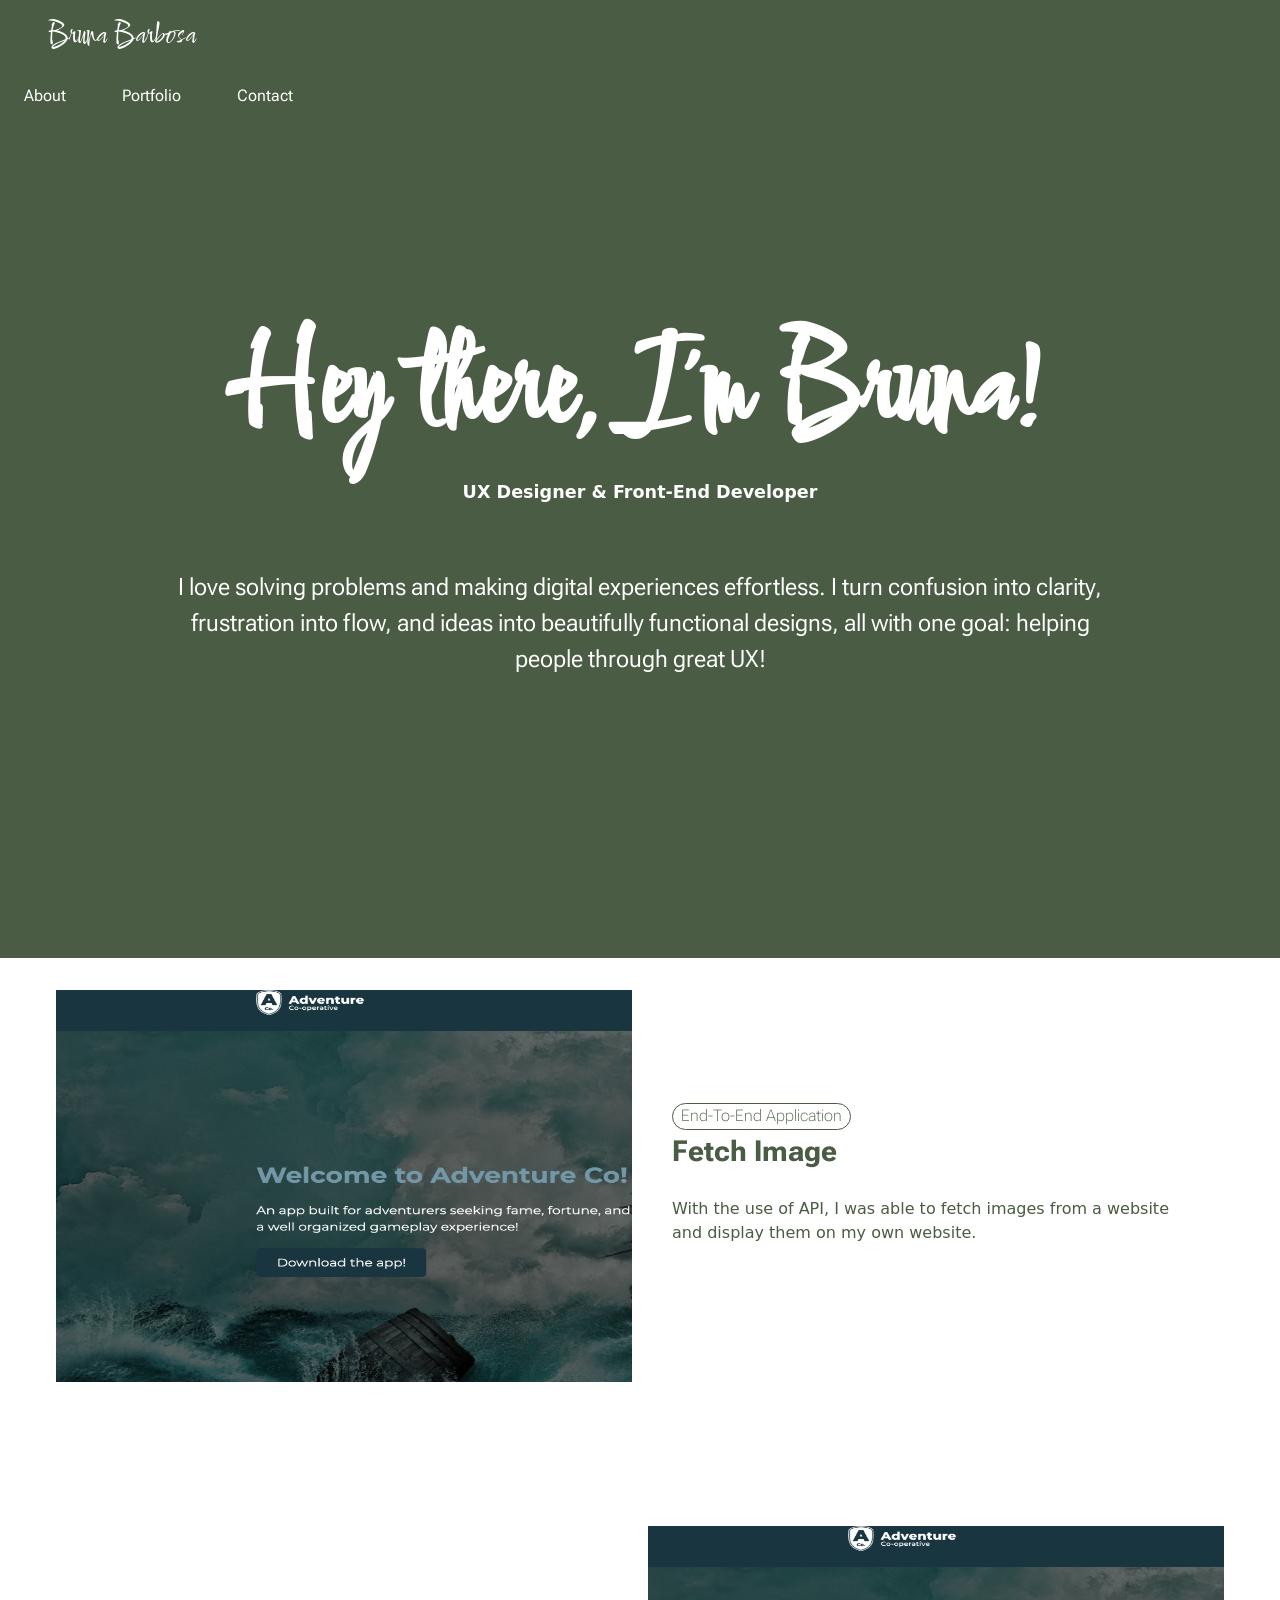
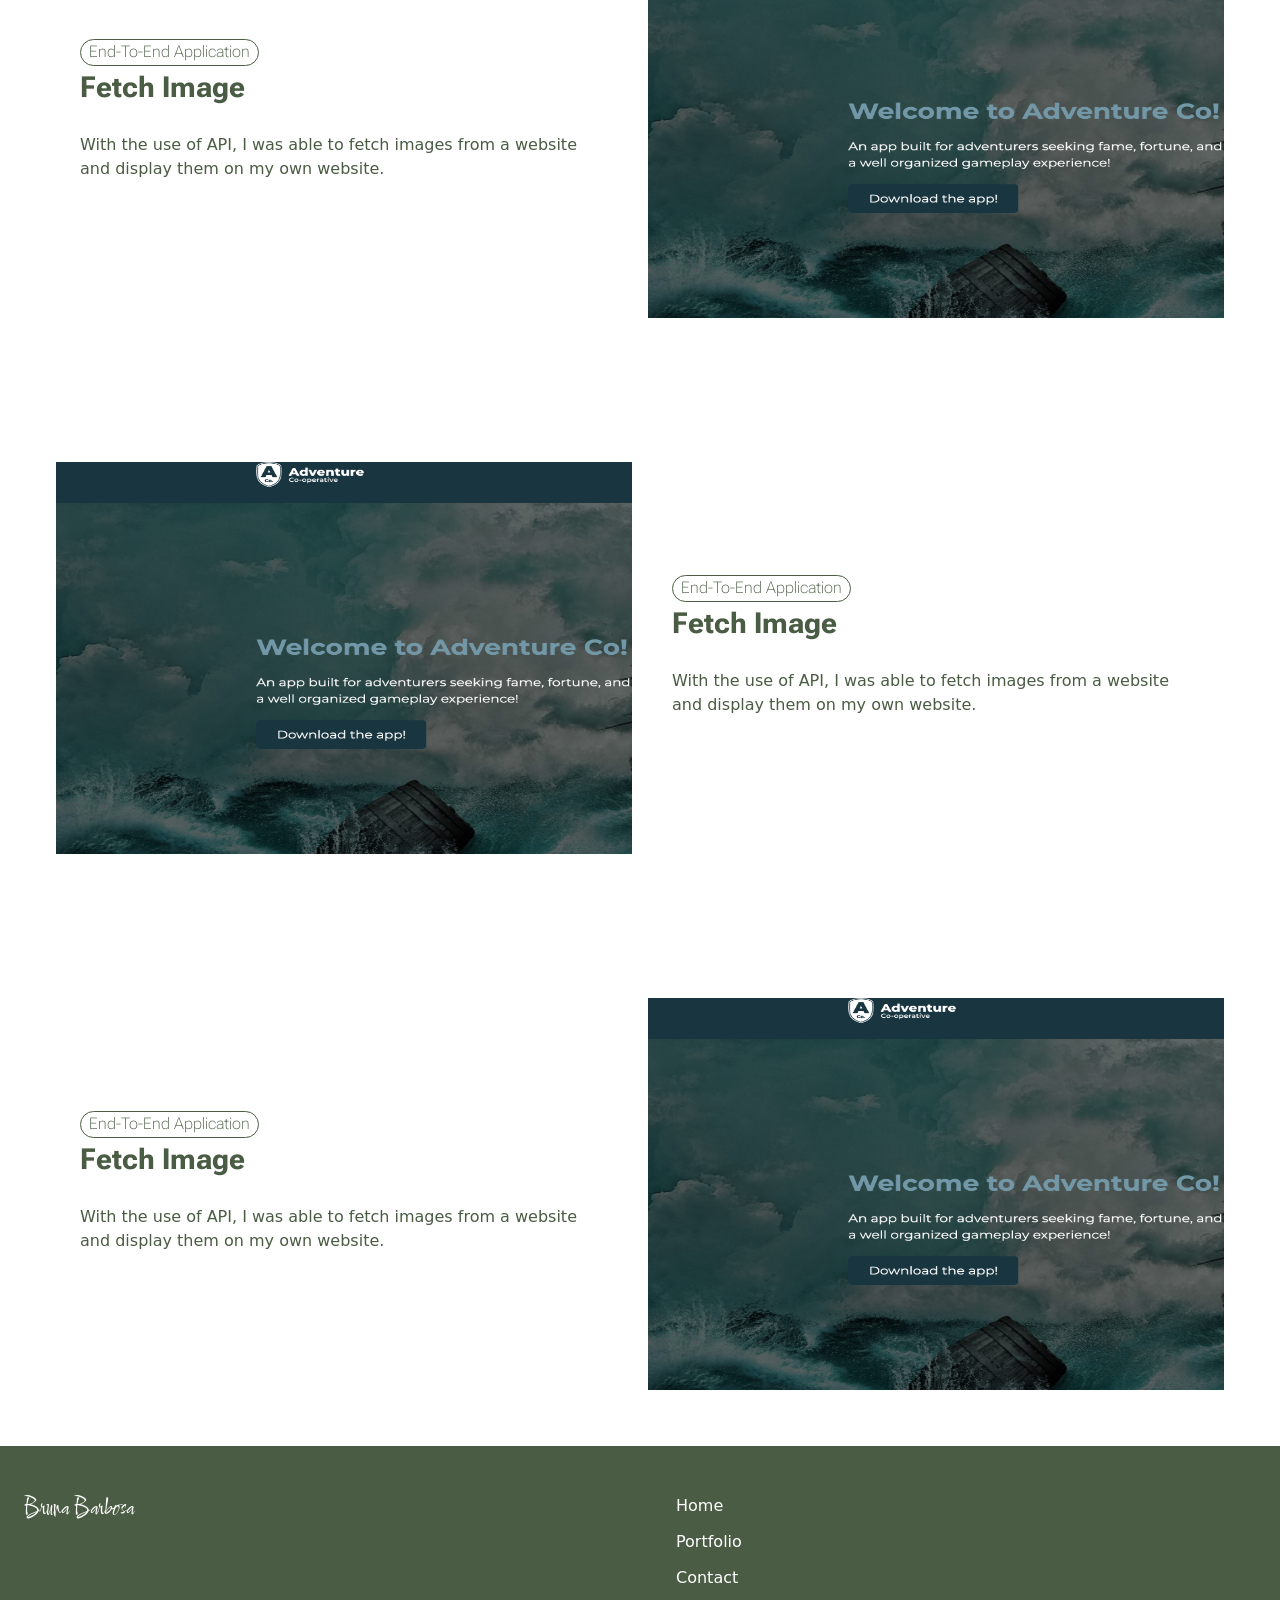
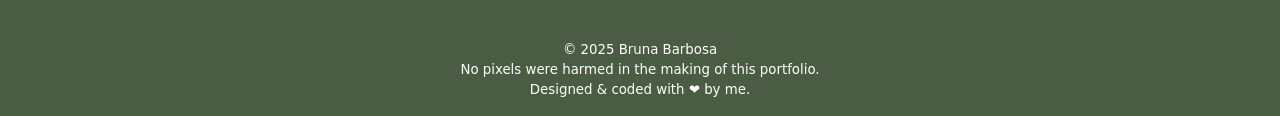
<file: index.html>
<!DOCTYPE html>
<html lang="en">
  <head>
    <meta charset="UTF-8" />
    <meta name="viewport" content="width=device-width, initial-scale=1.0" />
    <title>Bruna Barbosa</title>
    <link rel="preconnect" href="https://fonts.googleapis.com" />
    <link rel="preconnect" href="https://fonts.gstatic.com" crossorigin />
    <link
      href="https://fonts.googleapis.com/css2?family=Comforter&display=swap"
      rel="stylesheet"
    />
    <link
      href="https://fonts.googleapis.com/css2?family=Roboto+Flex:opsz,wght@8..144,100..1000&display=swap"
      rel="stylesheet"
    />
    <link rel="stylesheet" href="./css/main.css" />
    <script type="module" src="./js/main.js"></script>
  </head>
  <body>
    <section class="body--content">
      <header class="header">
        <div class="container">
          <a href="./index.html" class="header__title">Bruna Barbosa</a>
          <button class="hamburger" id="hamburger">☰</button>
          <nav>
            <ul class="header__list" id="header__list">
              <li>
                <a href="./index.html" class="header__link">About</a>
              </li>
              <li>
                <a href="./index.html/projects" class="header__link"
                  >Portfolio</a
                >
              </li>
              <li><a href="./contact.html" class="header__link">Contact</a></li>
            </ul>
          </nav>
        </div>
      </header>

      <section class="banner banner--large">
        <div class="container">
          <div class="banner__content">
            <h2 class="banner__title">Hey there, I'm Bruna!</h2>
            <h3 class="banner__subtitle">UX Designer & Front-End Developer</h3>
            <p class="banner__text">
              I love solving problems and making digital experiences effortless.
              I turn confusion into clarity, frustration into flow, and ideas
              into beautifully functional designs, all with one goal: helping
              people through great UX!
            </p>
          </div>
        </div>
      </section>

      <section class="projects">
        <div class="container">
          <ul class="grid">
            <li class="card">
              <a class="card" href="https://duar0029.github.io/Hybrid-7/">
                <img class="card__img" src="./images/two-page.png" alt="#" />
                <div class="card__info">
                  <h3 class="card--details">End-To-End Application</h3>
                  <h2 class="card__title">Fetch Image</h2>
                  <p class="card__text">
                    With the use of API, I was able to fetch images from a
                    website and display them on my own website.
                  </p>
                </div>
              </a>
            </li>
            <li class="card--reverse">
              <a
                class="card--reverse"
                href="https://duar0029.github.io/Hybrid-7/"
              >
                <img class="card__img" src="./images/two-page.png" alt="#" />
                <div class="card__info">
                  <h3 class="card--details">End-To-End Application</h3>
                  <h2 class="card__title">Fetch Image</h2>
                  <p class="card__text">
                    With the use of API, I was able to fetch images from a
                    website and display them on my own website.
                  </p>
                </div>
              </a>
            </li>
            <li class="card">
              <a class="card" href="https://duar0029.github.io/Hybrid-7/">
                <img class="card__img" src="./images/two-page.png" alt="#" />
                <div class="card__info">
                  <h3 class="card--details">End-To-End Application</h3>
                  <h2 class="card__title">Fetch Image</h2>
                  <p class="card__text">
                    With the use of API, I was able to fetch images from a
                    website and display them on my own website.
                  </p>
                </div>
              </a>
            </li>
            <li class="card--reverse">
              <a
                class="card--reverse"
                href="https://duar0029.github.io/Hybrid-7/"
              >
                <img class="card__img" src="./images/two-page.png" alt="#" />
                <div class="card__info">
                  <h3 class="card--details">End-To-End Application</h3>
                  <h2 class="card__title">Fetch Image</h2>
                  <p class="card__text">
                    With the use of API, I was able to fetch images from a
                    website and display them on my own website.
                  </p>
                </div>
              </a>
            </li>
          </ul>
        </div>
      </section>

      <footer class="footer">
        <div class="container">
          <div class="footer__first--line">
            <a href="/" class="footer__logo">
              <span class="footer__title">Bruna Barbosa</span>
            </a>

            <nav class="footer__nav">
              <ul class="footer__list">
                <li><a href="./index.html" class="footer__link">Home</a></li>
                <li>
                  <a href="./portfolio.html" class="footer__link">Portfolio</a>
                </li>
                <li>
                  <a href="./contact.html" class="footer__link">Contact</a>
                </li>
              </ul>
            </nav>
          </div>

          <div class="footer__info">
            <small class="footer__copyright"> &copy; 2025 Bruna Barbosa </small>
            <small class="footer__copyright">
              No pixels were harmed in the making of this portfolio.
            </small>
            <small class="footer__copyright"
              >Designed & coded with ❤️ by me.</small
            >
          </div>
        </div>
      </footer>
    </section>
  </body>
</html>
</file>
<file: css/main.css>
:root {
  --Brand-Primary: #fff;
  /* --Brand-Primary: #dad7ac; */
  --Brand-Secondary: #000;
  --Brand-Tertiary: #4a5c43;
  --Brand-Accent: #2f7538;
  --Shadow: 0 0.25rem 0.75rem #0002;
  --Radius: 1em;
}

/* Box sizing rules*/
*,
*::before,
*::after {
  box-sizing: border-box;
}

/* Set core root defaults */
html {
  line-height: 1.5;
  font-family: Advent Pro, system-ui, -apple-system, BlinkMacSystemFont,
    "Segoe UI", Oxygen, Ubuntu, Cantarell, "Open Sans", "Helvetica Neue",
    sans-serif;
}

html:focus-within {
  scroll-behavior: smooth;
}

/* Set core body defaults */
body {
  min-height: 100vh;
  text-rendering: optimizeSpeed;
  margin: 0;
}

/* Update default margin */
h1,
h2,
h3,
h4,
h5,
h6,
p,
figure,
blockquote,
ul,
ol,
dl,
dd {
  margin: 0 0 1.5rem;
}

/* Remove list styles on ul, ol elements with a list role, which suggests default styling will be removed */
ul[role="list"],
ol[role="list"] {
  list-style: none;
}

/* A elements that don't have a class get default styles */
a {
  text-decoration-skip-ink: auto;
  color: #36bf7f;
}

a:hover,
a:focus-visible {
  color: #d96666;
}

/* Make images easier to work with */
img,
picture {
  max-width: 100%;
  display: block;
}

svg {
  fill: currentColor;
}

svg:not(:root) {
  overflow: hidden;
}

/* Inherit fonts for inputs and buttons */
input,
button,
textarea,
select {
  font: inherit;
}

/* Remove all animations, transitions and smooth scroll for people that prefer not to see them */
@media (prefers-reduced-motion: reduce) {
  html:focus-within {
    scroll-behavior: auto;
  }

  *,
  *::before,
  *::after {
    animation-duration: 0.01ms !important;
    animation-iteration-count: 1 !important;
    transition-duration: 0.01ms !important;
    scroll-behavior: auto !important;
  }
}

/* ---------- Containers ---------- */

.container {
  /* width: min(65em, 100%); */
  /* margin: 0 auto; */
  padding-left: 1.5rem;
  padding-right: 1.5rem;
}

.container--text {
  width: min(45em, 100%);
}

/* Basic Button */

.btn {
  display: inline-block;
  padding: 0.55em 1.5em 0.5em;
  background-color: #394a59;
  border: 0.125 rem solid #394a59;
  color: #000;
  border-radius: 0.25em;

  /* Link necessary styles */
  text-decoration: none;

  /* button necessary styles */
  cursor: pointer;
  font-family: inherit;
  font-size: inherit;
}

.btn:hover,
btn:focus-visible {
  background-color: var(--Brand-Accent);
  border-color: var(--Brand-Accent);
}

.btn--secondary {
  background-color: #36bf7f;
  border-color: #36bf7f;
  color: #000;
}

.btn--secondary:hover,
.btn--secondary:focus-visible {
  background-color: #75d3a7;
  border-color: #75d3a7;
  color: #000;
}

.btn--large {
  font-size: 1.15 rem;
}

/* Navbar Styles */

.header {
  background-color: var(--Brand-Tertiary);
  position: sticky;
  top: 0;
  color: #000;
  /* box-shadow: 0 0.25rem 1rem #0002; */
  /* border-bottom: 0.1rem solid var(--Brand-Accent); */
}

.header .container {
  display: flex;
  flex-direction: row;
  justify-content: space-between;
  align-items: center;
}

.header__title {
  padding-top: 1rem;
  color: var(--Brand-Primary);
  text-decoration: none;
  font-family: "Comforter";
  font-size: 2.027rem;
  line-height: 1.3;
}

.hamburger {
  position: absolute;
  right: 1rem;
  display: block; /* Show button on mobile */
  font-size: 2rem;
  background: none;
  border: none;
  cursor: pointer;
  color: var(--Brand-Primary);
  transition: transform 0.3s ease-in-out;
}

.header__list.active {
  display: flex; /* Show when active */
  flex-direction: column;
  background-color: var(--Brand-Tertiary);
}

.header__list {
  display: none;
  top: 60px;
  left: 0;
  text-align: center;
  padding: 0;
  margin: 0;
  position: absolute;
  list-style-type: none;
  flex-direction: column;
  width: 100%;
}

.header__link {
  color: var(--Brand-Primary);
  font-family: "Roboto Flex";
  text-decoration: none;
  align-items: center;
  text-align: center;
  display: block;
  padding: 0.9rem;
}

.header__link:hover,
.header__link:focus {
  color: var(--Brand-Primary);
  border: 0.1rem solid var(--Brand-Primary);
  /* background-color: var(--Brand-Primary-Light); */
}

.header__title:hover,
.header__title:focus {
  font-size: 2.986rem;
  color: var(--Brand-Primary);
}

@media only screen and (min-width: 45em) {
  .header .container {
    flex-direction: row;
    justify-content: space-between;
    padding-left: 3rem;
    padding-right: 3rem;
  }

  .hamburger {
    display: none;
  }

  .header__list {
    display: flex;
    flex-direction: row;
    width: auto;
    gap: 0.5rem;
  }

  .header__title {
    display: flex;
    align-items: center;
  }

  .header__link {
    display: flex;
    padding: 1.5rem;
  }
}

/* ---------- Banner ---------- */
.banner {
  background-color: var(--Brand-Tertiary);
  background-position: center;
  background-size: cover;
}

.banner .container {
  min-height: 50vh;
  display: flex;
  flex-direction: column-reverse;
  justify-content: space-around;
  align-items: center;
  padding-top: 3rem;
  padding-bottom: 3rem;
}

.banner__content {
  width: min(35em, 100%);
  display: flex;
  flex-direction: column;
  align-items: center;
  justify-content: center;
}

.banner__title {
  font-size: 3rem;
  font-family: "Comforter";
  margin-bottom: auto;
  text-align: center;
  line-height: 1.3;
  color: var(--Brand-Primary);
}

.banner__subtitle {
  font-size: 1.1rem;
  font-family: "Advent Pro", 400;
  color: var(--Brand-Primary);
  margin-bottom: 4rem;
}

.banner__text {
  font-size: 1rem;
  font-family: "Roboto Flex";
  text-align: center;
  color: var(--Brand-Primary);
}

@media only screen and (min-width: 45em) {
  .banner--large {
    min-height: 100vh;
    display: flex;
    align-items: center;
  }
  .banner .container {
    flex-direction: row;
  }
  .banner__title {
    font-size: 4.069rem;
  }
  .banner__text,
  .btn--large {
    font-size: 1.2rem;
  }

  .banner__img img {
    max-width: 44.625rem;
    max-height: 42.5rem;
  }
}

@media only screen and (min-width: 60em) {
  .banner__content {
    width: min(60em, 100%);
  }

  .banner__title {
    font-size: 7.896rem;
  }

  .banner__text {
    font-size: 1.5rem;
  }
}

/* ---------- Animations ---------- */

@keyframes slide_in {
  from {
    translate: -3rem;
    opacity: 0;
  }

  to {
    translate: 0;
    opacity: 1;
  }
}

@keyframes wiggle {
  0%,
  7% {
    transform: rotateZ(0);
  }
  15% {
    transform: rotateZ(-15deg);
  }
  20% {
    transform: rotateZ(10deg);
  }
  25% {
    transform: rotateZ(-10deg);
  }
  30% {
    transform: rotateZ(6deg);
  }
  35% {
    transform: rotateZ(-4deg);
  }
  40%,
  100% {
    transform: rotateZ(0);
  }
}

/* Card Groups */

.projects {
  background-color: var(--Brand-Primary);
  color: var(--Brand-Tertiary);
  /* padding: 5rem; */
}

.grid {
  display: flex;
  flex-direction: column;
  align-items: center;
  gap: 1.5rem;
  padding: 1.5rem;
  text-decoration: none;
}

.card {
  display: flex;
  flex-direction: column;
  text-decoration: none;
}

.card--reverse {
  display: flex;
  flex-direction: column;
  text-decoration: none;
}

.card:hover {
  color: var(--Brand-Secondary);
}

.card--reverse:hover {
  color: var(--Brand-Secondary);
}

.card__img {
  padding: 0.5rem;
}

.card__info {
  padding: 2rem;
  display: flex;
  flex-wrap: no-wrap;
  align-items: center;
  flex-direction: column;
}

.card--details {
  font-family: "Roboto Flex";
  text-align: center;
  font-weight: 100;
  font-size: 1.02rem;
  margin-bottom: 0;
  border: 0.08rem solid var(--Brand-Tertiary);
  padding: 0 1rem;
  border-radius: var(--Radius);
  color: var(--Brand-Tertiary);
}

.card__title {
  font-family: "Roboto Flex";
  text-align: center;
  color: var(--Brand-Tertiary);
  font-size: 1.424rem;
}

.card__text {
  color: var(--Brand-Tertiary);
  display: flex;
  text-align: center;
}

.card__button {
  border-radius: var(--Radius);
}

@media only screen and (min-width: 45em) {
  .grid {
    gap: 8rem;
  }

  .card {
    flex-direction: row;
    justify-content: space-around;
  }

  .card--reverse {
    flex-direction: row-reverse;
    justify-content: space-around;
  }

  .card__img {
    width: 42.5rem;
    height: 25.5rem;
  }

  .card__info {
    align-items: flex-start;
    justify-content: center;
    max-width: 50%;
  }

  .card--details {
    align-items: flex-start;
    margin: 0;
    padding: 0 0.5rem;
  }

  .card__title {
    font-size: 1.602rem;
  }

  .card__text {
    text-align: left;
  }
}

@media only screen and (min-width: 60em) {
  .card {
    flex-direction: row;
    justify-content: space-around;
  }

  .card--reverse {
    flex-direction: row-reverse;
    justify-content: space-around;
  }

  .card__info {
    align-items: flex-start;
    justify-content: center;
    max-width: 50%;
  }

  .card--details {
    align-items: flex-start;
    margin: 0;
    padding: 0 0.5rem;
  }

  .card__title {
    font-size: 1.802rem;
  }
}

/* Footer Styles */

.footer {
  background-color: var(--Brand-Tertiary);
  color: var(--Brand-Primary);
}

.footer .container {
  padding-top: 3rem;
  padding-bottom: 1rem;
  display: flex;
  flex-direction: column;
  justify-content: space-between;
  gap: 1.5rem;
  height: 30vh;
}

.footer__first--line {
  display: flex;
  flex-direction: row;
  justify-content: space-around;
  gap: 1.5rem;
}

.footer__logo {
  display: flex;
  gap: 1rem;
  align-items: center;
  color: #fff;
  text-decoration: none;
}

.footer__logo:hover,
.footer__logo:focus {
  color: var(--Brand-Secondary-Pale);
}

.footer__title {
  font-size: 1.525rem;
  line-height: 1.3;
  font-family: "Comforter";
}

.footer__list {
  padding-left: 1.5rem;
  margin: 0;
  border-left: 0.125rem solid var(--Brand-Secondary-Pale);
  list-style-type: none;
  display: flex;
  flex-direction: row;
  gap: 0.75rem;
}

.footer__link {
  color: var(--Brand-Primary);
  text-decoration: none;
}

.footer__link:hover,
.footer__link:focus {
  color: var(--Brand-Secondary-Pale);
}

.footer__info {
  display: flex;
  flex-direction: column;
  text-align: center;
  justify-content: flex-end;
}

@media only screen and (min-width: 45em) {
  .footer__logo {
    flex: 1 0;
    align-items: flex-start;
  }

  .footer__list {
    flex-direction: column;
  }

  .footer__nav {
    flex: 1 0;
  }
}
</file>
